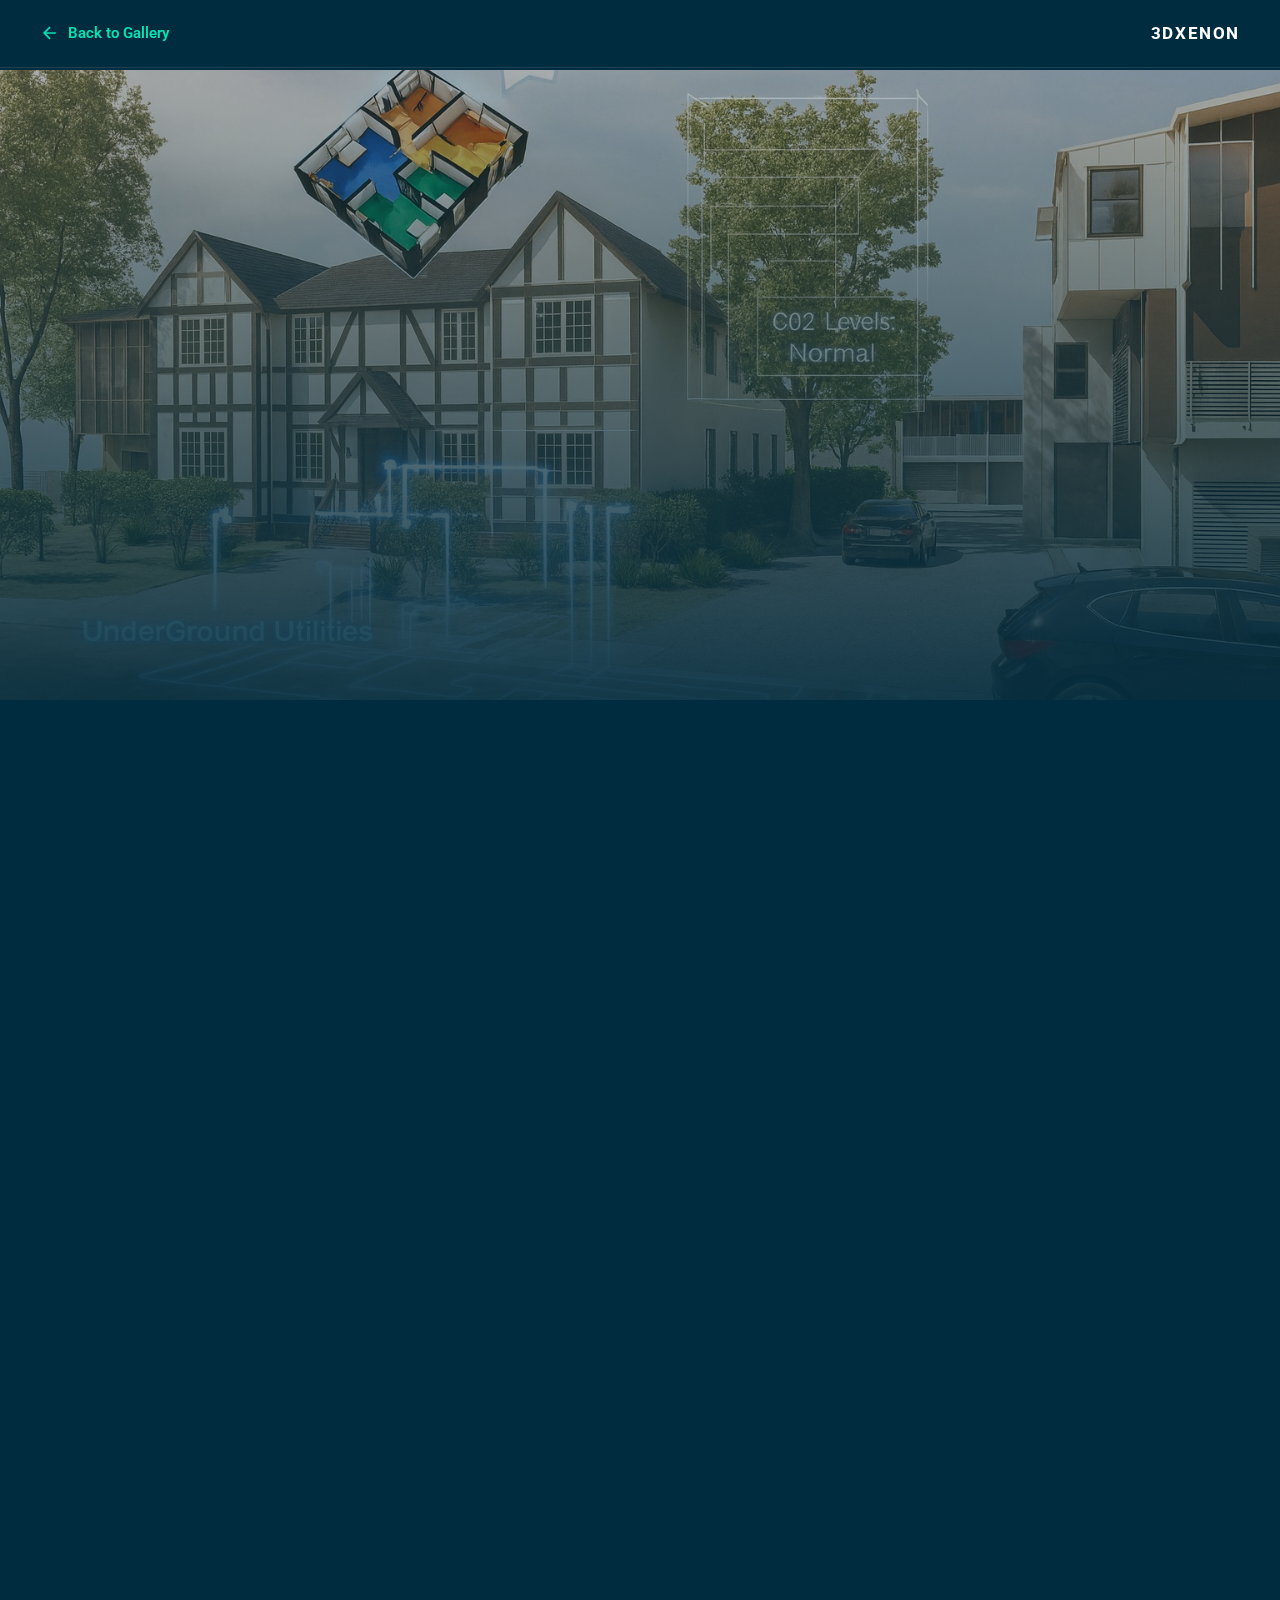
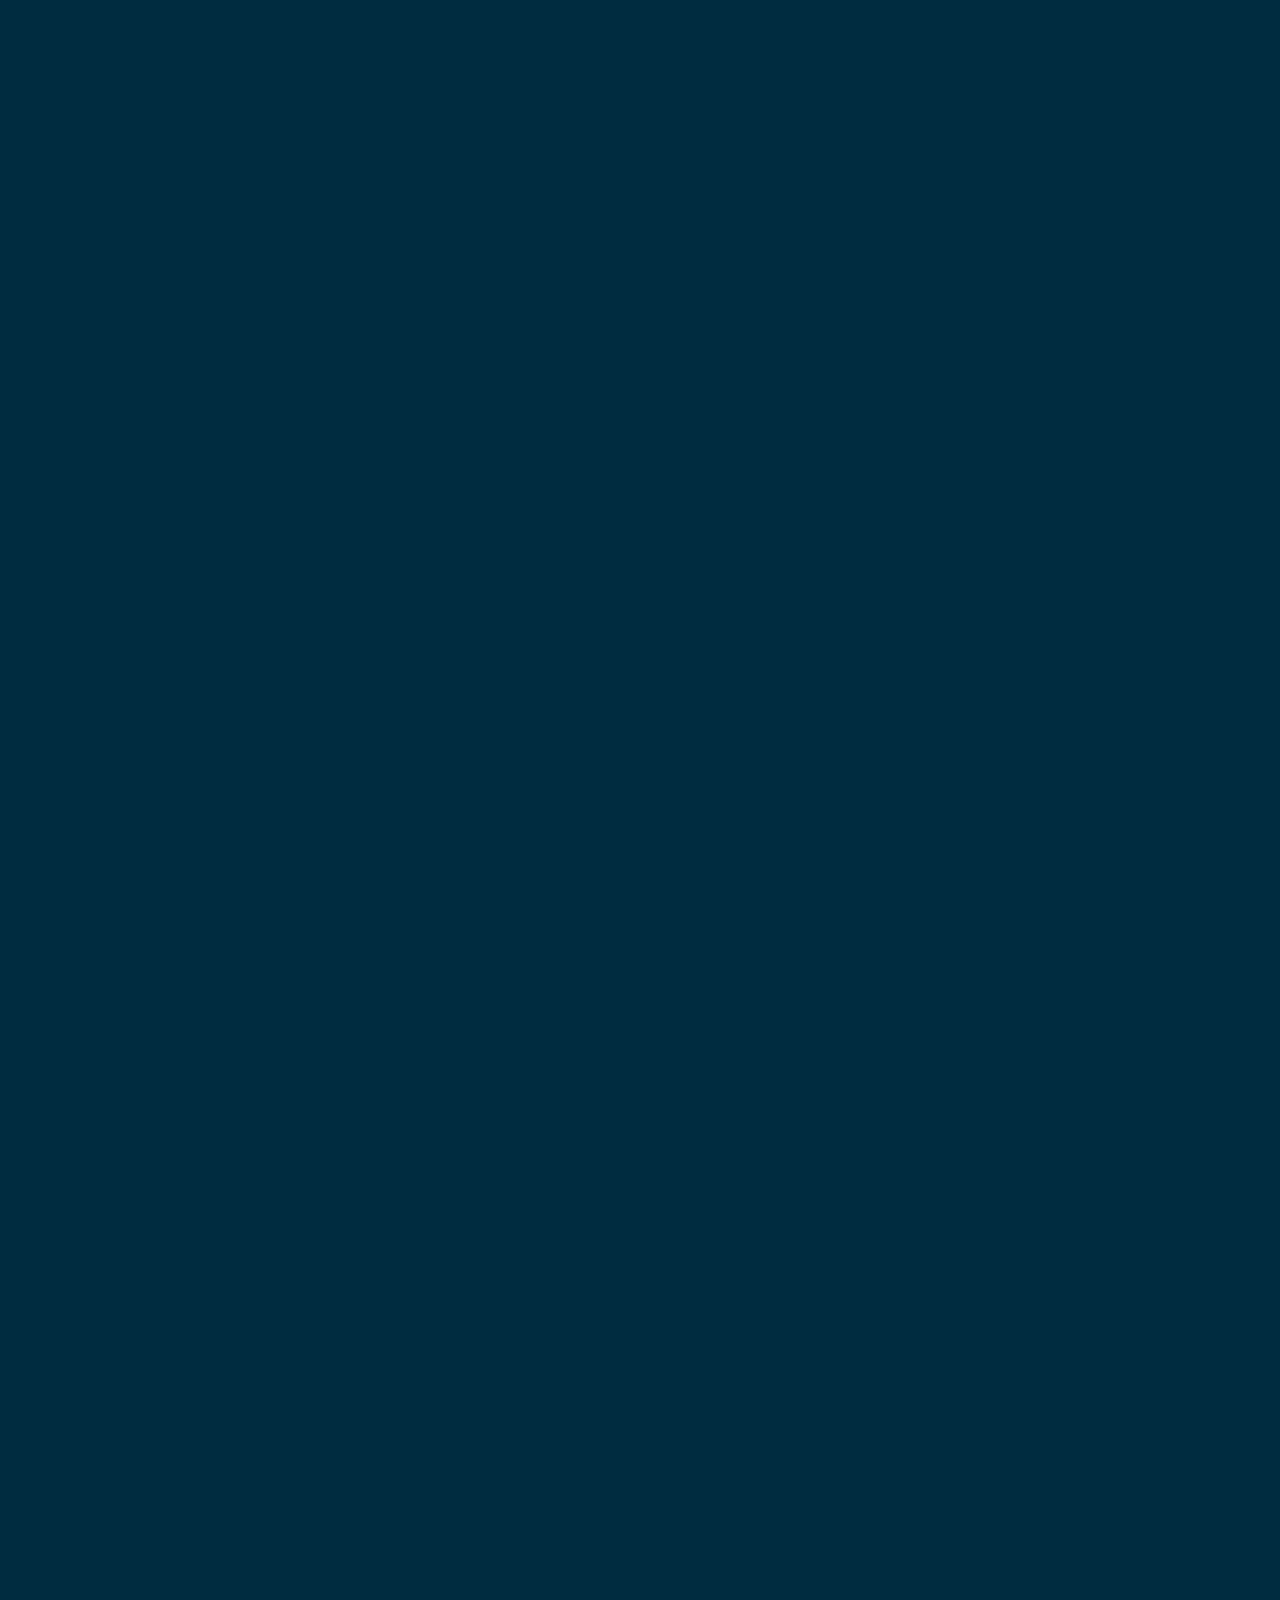
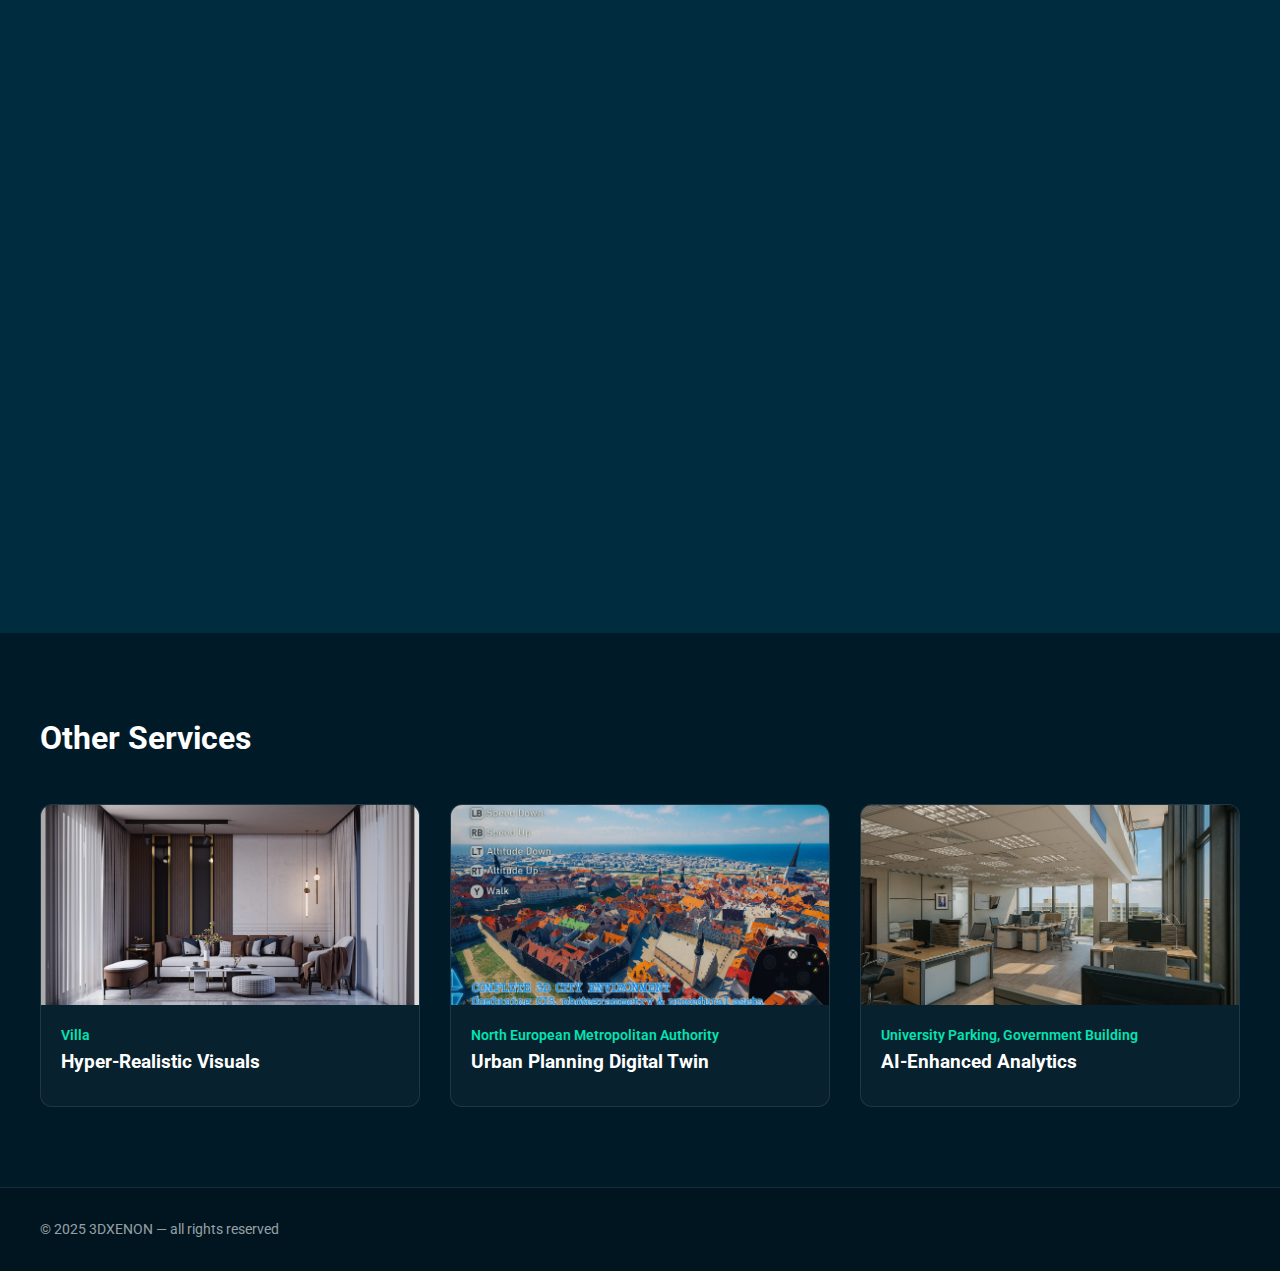
<file: card-details.html>
<!DOCTYPE html>
<html lang="en">
<head>
  <meta charset="UTF-8">
  <meta name="viewport" content="width=device-width, initial-scale=1.0">
  <title>Project Details - 3DXENON</title>
  
  <!-- Google font -->
  <link href="https://fonts.googleapis.com/css2?family=Roboto:wght@300;400;500;600;700&display=swap" rel="stylesheet">
  
  <link rel="stylesheet" href="css/card-details.css">
</head>
<body>

  <!-- Header/Navigation -->
  <header class="detail-header">
    <div class="detail-nav">
      <a href="index.html#case" class="back-btn">
        <svg viewBox="0 0 24 24" fill="none" stroke="currentColor" stroke-width="2">
          <path d="M19 12H5M12 19l-7-7 7-7"/>
        </svg>
        Back to Gallery
      </a>
      <div class="logo">3DXENON</div>
    </div>
  </header>

  <!-- Hero Section with Image -->
  <section class="detail-hero">
    <div class="detail-hero-image">
      <img id="heroImage" src="" alt="">
      <div class="detail-hero-overlay"></div>
    </div>
    <div class="detail-hero-content">
      <div class="detail-category" id="detailCategory"></div>
      <h1 class="detail-title" id="detailTitle"></h1>
    </div>
  </section>

  <!-- Project Info Section -->
  <section class="project-info">
    <div class="project-info-container">
      
      <!-- Main Content -->
      <div class="project-main">
        
        <!-- Overview -->
        <div class="content-block">
          <h2 class="block-title">Project Overview</h2>
          <p class="block-text" id="detailOverview"></p>
        </div>

        <!-- Challenge -->
        <div class="content-block">
          <h2 class="block-title">The Challenge</h2>
          <p class="block-text" id="detailChallenge"></p>
        </div>

        <!-- Solution -->
        <div class="content-block">
          <h2 class="block-title">Our Solution</h2>
          <p class="block-text" id="detailSolution"></p>
        </div>

        <!-- Results -->
        <div class="content-block">
          <h2 class="block-title">Results & Impact</h2>
          <p class="block-text" id="detailResults"></p>
        </div>

        <!-- Image Gallery -->
        <div class="content-block">
          <h2 class="block-title">Project Gallery</h2>
          <div class="detail-gallery" id="detailGallery">
            <!-- Images will be added dynamically -->
          </div>
        </div>

      </div>

      <!-- Sidebar -->
      <aside class="project-sidebar">
        
        <!-- Services -->
        <div class="sidebar-card">
          <h3 class="sidebar-title">Services Provided</h3>
          <ul class="services-list" id="detailServices">
            <!-- Services will be added dynamically -->
          </ul>
        </div>

        <!-- CTA -->
        <div class="sidebar-card sidebar-cta">
          <h3 class="sidebar-title">Interested in Similar Project?</h3>
          <p class="sidebar-text">Let's discuss how we can bring your vision to life.</p>
          <a href="contact.html" class="cta-btn">
            Get in Touch
            <svg viewBox="0 0 24 24" fill="none" stroke="currentColor" stroke-width="2">
              <path d="M5 12h14M12 5l7 7-7 7"/>
            </svg>
          </a>
        </div>

      </aside>

    </div>
  </section>

  <!-- Related Projects -->
  <section class="related-projects">
    <div class="related-container">
      <h2 class="related-title">Other Services</h2>
      <div class="related-grid" id="relatedProjects">
        <!-- Related projects will be added dynamically -->
      </div>
    </div>
  </section>

  <!-- Footer -->
  <footer class="detail-footer">
    <div class="footer-content">
      <p>© 2025 3DXENON — all rights reserved</p>
    </div>
  </footer>

  <script src="script/card-details.js"></script>
</body>
</html>
</file>
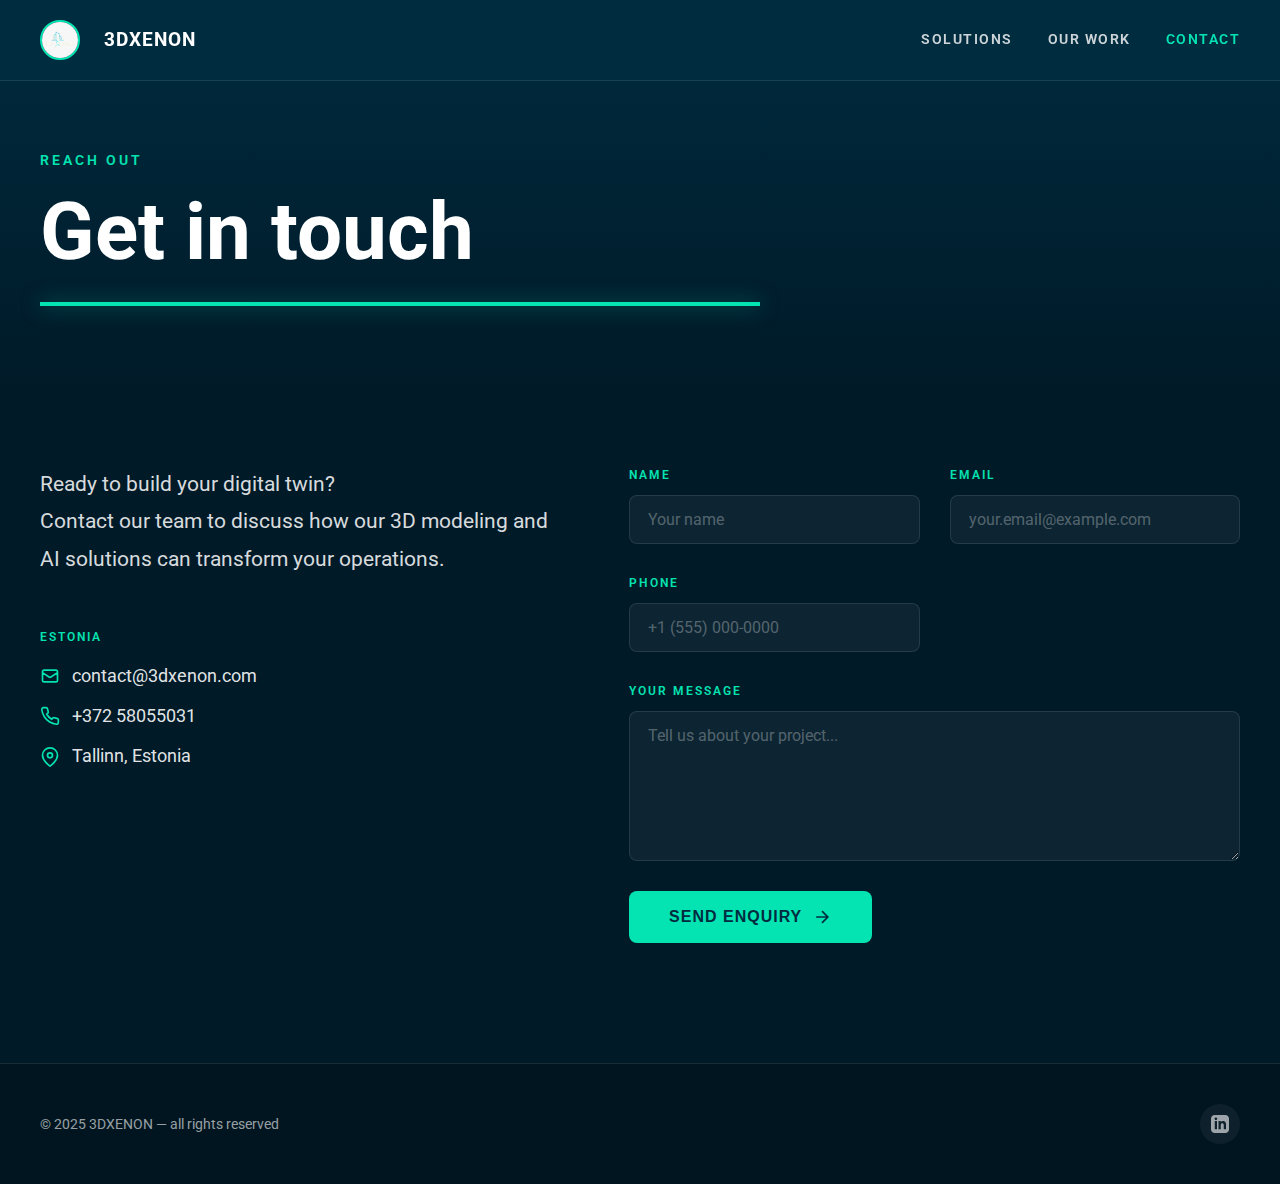
<file: contact.html>
<!DOCTYPE html>
<html lang="en">
<head>
  <meta charset="UTF-8">
  <meta name="viewport" content="width=device-width, initial-scale=1.0">
  <title>Contact Us - 3DXENON</title>
  
  <!-- Google font -->
  <link href="https://fonts.googleapis.com/css2?family=Roboto:wght@300;400;500;600;700&display=swap" rel="stylesheet">
  
  <link rel="stylesheet" href="css/contact.css">
</head>
<body>

  <!-- Header/Navigation -->
  <header class="contact-header">
    <div class="contact-nav">
      <div class="nav-logo">
        <a href="index.html">
          <img src="res/logo.png" alt="3DXENON">
          <span>3DXENON</span>
        </a>
      </div>
      <nav class="nav-menu">
        <a href="index.html#about">SOLUTIONS</a>
        <a href="index.html#case">OUR WORK</a>
        <!-- <a href="news.html">NEWS</a> -->
        <!-- <a href="index.html#team">TEAM</a> -->
        <a href="contact.html" class="active">CONTACT</a>
      </nav>
    </div>
  </header>

  <!-- Contact Hero Section -->
  <section class="contact-hero">
    <div class="contact-hero-container">
      <div class="hero-label" data-contact-animate>REACH OUT</div>
      <h1 class="hero-title" data-contact-animate>Get in touch</h1>
      <div class="hero-line" data-contact-animate></div>
    </div>
  </section>

  <!-- Contact Content Section -->
  <section class="contact-content">
    <div class="contact-content-container">
      
      <!-- Left Side - Contact Info -->
      <div class="contact-info">
        <p class="contact-intro" data-contact-animate>
          Ready to build your digital twin?<br>
          Contact our team to discuss how our 3D modeling and AI solutions can transform your operations.
        </p>

        <!-- Contact Details -->
        <div class="contact-details">
          
          <!-- Estonia -->
          <div class="contact-block" data-contact-animate>
            <div class="contact-block-label">ESTONIA</div>
            <div class="contact-block-content">
              <div class="contact-item">
                <svg class="contact-icon" viewBox="0 0 24 24" fill="none" stroke="currentColor" stroke-width="2">
                  <path d="M3 8l7.89 5.26a2 2 0 002.22 0L21 8M5 19h14a2 2 0 002-2V7a2 2 0 00-2-2H5a2 2 0 00-2 2v10a2 2 0 002 2z"/>
                </svg>
                <a href="mailto:contact@3dxenon.com">contact@3dxenon.com</a>
              </div>
              <div class="contact-item">
                <svg class="contact-icon" viewBox="0 0 24 24" fill="none" stroke="currentColor" stroke-width="2">
                  <path d="M22 16.92v3a2 2 0 01-2.18 2 19.79 19.79 0 01-8.63-3.07 19.5 19.5 0 01-6-6 19.79 19.79 0 01-3.07-8.67A2 2 0 014.11 2h3a2 2 0 012 1.72 12.84 12.84 0 00.7 2.81 2 2 0 01-.45 2.11L8.09 9.91a16 16 0 006 6l1.27-1.27a2 2 0 012.11-.45 12.84 12.84 0 002.81.7A2 2 0 0122 16.92z"/>
                </svg>
                <a href="tel:+37258055031">+372 58055031</a>
              </div>
              <div class="contact-item">
                <svg class="contact-icon" viewBox="0 0 24 24" fill="none" stroke="currentColor" stroke-width="2">
                  <path d="M21 10c0 7-9 13-9 13s-9-6-9-13a9 9 0 0118 0z"/>
                  <circle cx="12" cy="10" r="3"/>
                </svg>
                <span>Tallinn, Estonia</span>
              </div>
            </div>
          </div>

        </div>
      </div>

      <!-- Right Side - Contact Form -->
      <div class="contact-form-wrapper" data-contact-animate>
        <form class="contact-form" id="contactForm">
          
          <!-- Name Field -->
          <div class="form-group">
            <label for="name">NAME</label>
            <input 
              type="text" 
              id="name" 
              name="name" 
              required
              placeholder="Your name">
          </div>

          <!-- Email Field -->
          <div class="form-group">
            <label for="email">EMAIL</label>
            <input 
              type="email" 
              id="email" 
              name="email" 
              required
              placeholder="your.email@example.com">
          </div>

          <!-- Phone Field -->
          <div class="form-group">
            <label for="phone">PHONE</label>
            <input 
              type="tel" 
              id="phone" 
              name="phone"
              placeholder="+1 (555) 000-0000">
          </div>

          <!-- Message Field -->
          <div class="form-group form-group-full">
            <label for="message">YOUR MESSAGE</label>
            <textarea 
              id="message" 
              name="message" 
              rows="6" 
              required
              placeholder="Tell us about your project..."></textarea>
          </div>

          <!-- Submit Button -->
          <button type="submit" class="submit-btn">
            Send enquiry
            <svg viewBox="0 0 24 24" fill="none" stroke="currentColor" stroke-width="2">
              <path d="M5 12h14M12 5l7 7-7 7"/>
            </svg>
          </button>

        </form>

        <!-- Success Message -->
        <div class="form-success" id="formSuccess">
          <svg viewBox="0 0 24 24" fill="none" stroke="currentColor" stroke-width="2">
            <path d="M22 11.08V12a10 10 0 1 1-5.93-9.14"></path>
            <polyline points="22 4 12 14.01 9 11.01"></polyline>
          </svg>
          <h3>Thank you!</h3>
          <p>Your message has been sent successfully. We'll get back to you soon.</p>
        </div>
      </div>

    </div>
  </section>

  <!-- Footer -->
  <footer class="contact-footer">
    <div class="footer-content">
      <p>© 2025 3DXENON — all rights reserved</p>
      <div class="footer-social">
        <a href="https://www.linkedin.com/in/abdelrahman-elkhatib-411322123" aria-label="LinkedIn">
          <svg viewBox="0 0 24 24" fill="currentColor">
            <path d="M19 0h-14c-2.761 0-5 2.239-5 5v14c0 2.761 2.239 5 5 5h14c2.762 0 5-2.239 5-5v-14c0-2.761-2.238-5-5-5zm-11 19h-3v-11h3v11zm-1.5-12.268c-.966 0-1.75-.79-1.75-1.764s.784-1.764 1.75-1.764 1.75.79 1.75 1.764-.783 1.764-1.75 1.764zm13.5 12.268h-3v-5.604c0-3.368-4-3.113-4 0v5.604h-3v-11h3v1.765c1.396-2.586 7-2.777 7 2.476v6.759z"/>
          </svg>
        </a>
        <!-- <a href="#" aria-label="Twitter">
          <svg viewBox="0 0 24 24" fill="currentColor">
            <path d="M23 3a10.9 10.9 0 01-3.14 1.53 4.48 4.48 0 00-7.86 3v1A10.66 10.66 0 013 4s-4 9 5 13a11.64 11.64 0 01-7 2c9 5 20 0 20-11.5a4.5 4.5 0 00-.08-.83A7.72 7.72 0 0023 3z"/>
          </svg>
        </a> -->
      </div>
    </div>
  </footer>

  <script src="script/contact.js"></script>
</body>
</html>
</file>
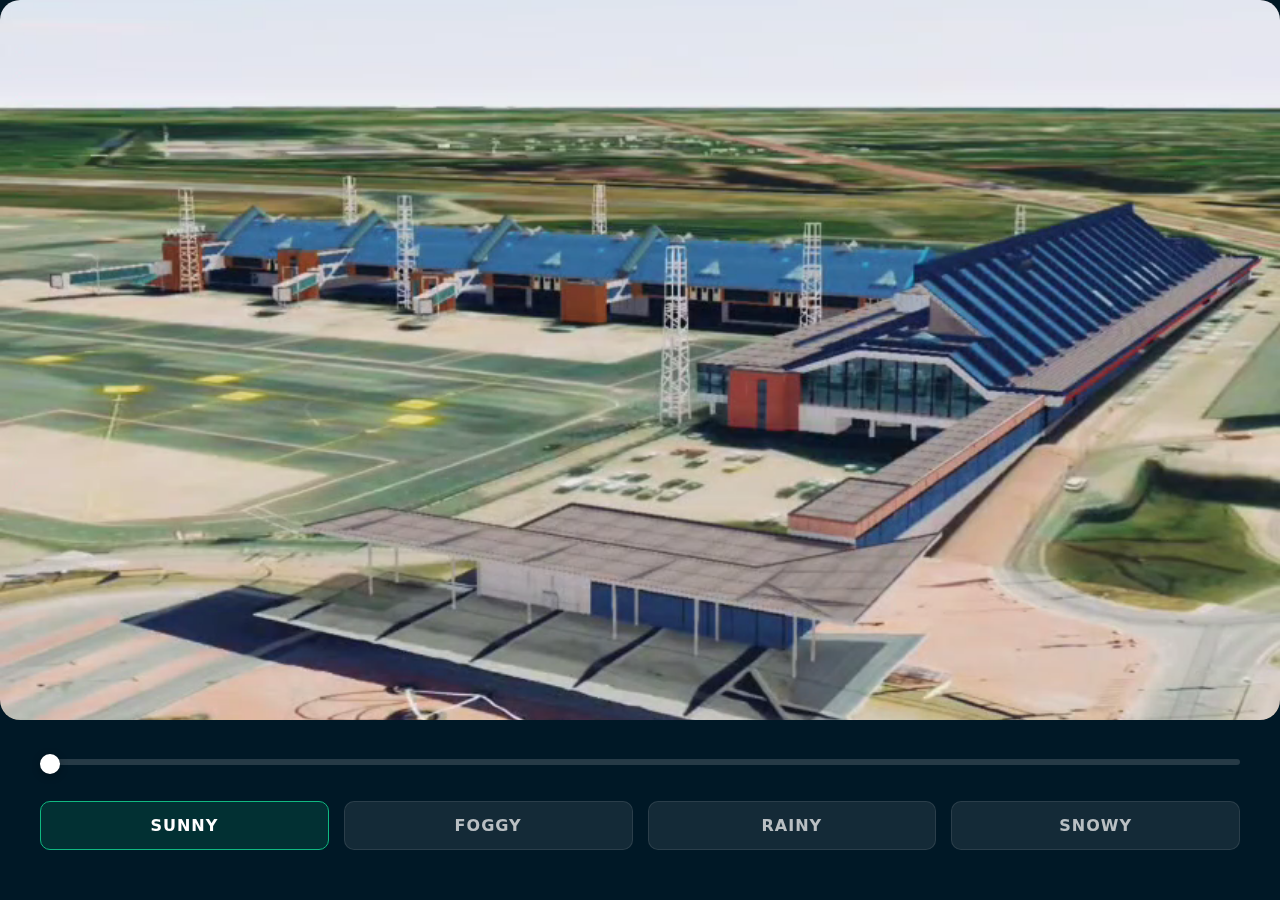
<file: season.html>
<!DOCTYPE html>
<html lang="en">
<head>
    <meta charset="UTF-8">
    <meta name="viewport" content="width=device-width, initial-scale=1.0">
    <title>Seasonal Video Viewer</title>
    <link rel="stylesheet" href="css/season.css">
</head>
<body>
    <!-- Main container -->
    <div class="seasonal-hero">
        <!-- Video Container -->
        <div class="seasonal-container">
            <!-- All videos playing simultaneously, stacked on top of each other -->
            <video id="video-spring" class="season-video active" muted loop playsinline>
                <source src="res/spring.mp4" type="video/mp4">
            </video>
            <video id="video-summer" class="season-video" muted loop playsinline>
                <source src="res/summer.mp4" type="video/mp4">
            </video>
            <video id="video-autumn" class="season-video" muted loop playsinline>
                <source src="res/autumn.mp4" type="video/mp4">
            </video>
            <video id="video-winter" class="season-video" muted loop playsinline>
                <source src="res/winter.mp4" type="video/mp4">
            </video>
        </div>

        <!-- Controls Below Video -->
        <div class="controls-wrapper">
            <div class="slider-container">
                <input type="range" id="season-slider" min="0" max="3" value="0" step="1">
                <div class="slider-track">
                    <div class="slider-fill"></div>
                </div>
            </div>
            
            <div class="season-icons">
                <div class="season-icon active" data-season="0">
                    <span>Sunny</span>
                </div>
                <div class="season-icon" data-season="1">
                    <span>Foggy</span>
                </div>
                <div class="season-icon" data-season="2">
                    <span>Rainy</span>
                </div>
                <div class="season-icon" data-season="3">
                    <span>Snowy</span>
                </div>
            </div>
        </div>
    </div>

    <script src="script/season.js"></script>
</body>
</html>
</file>
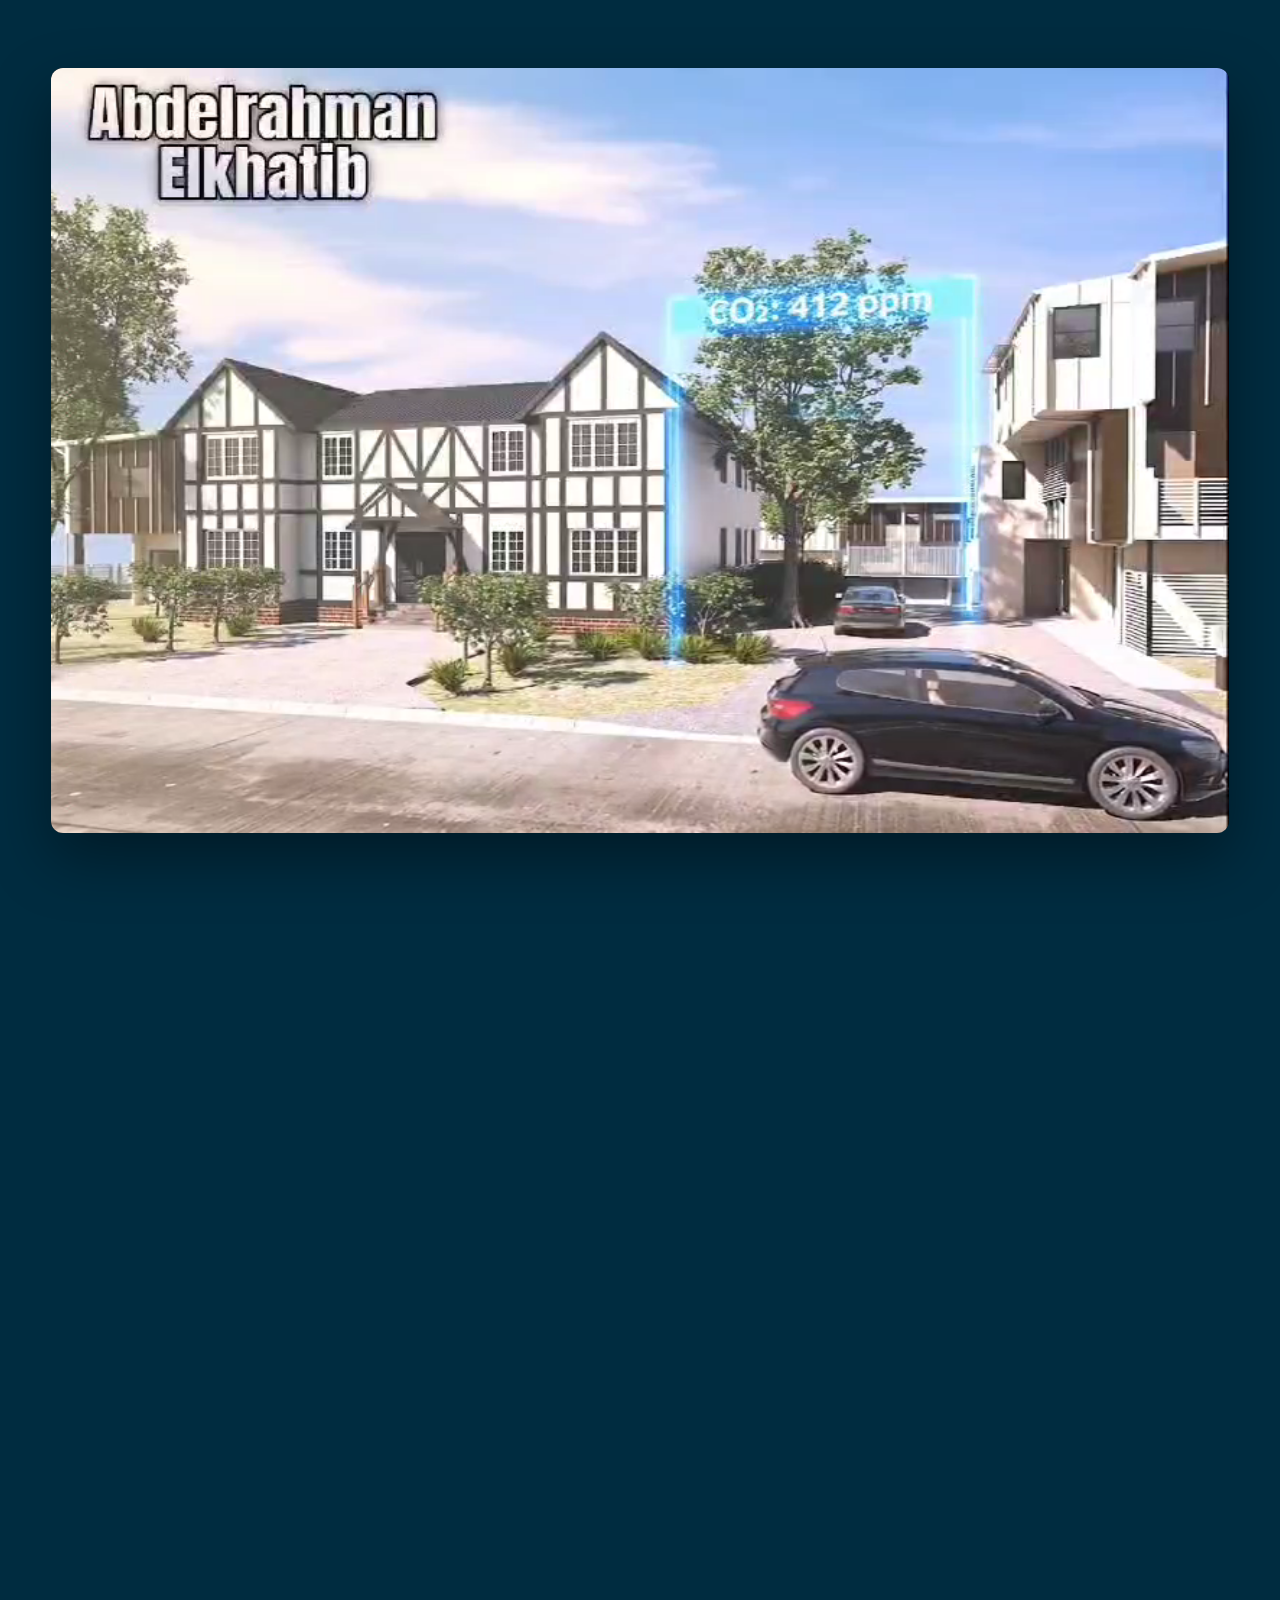
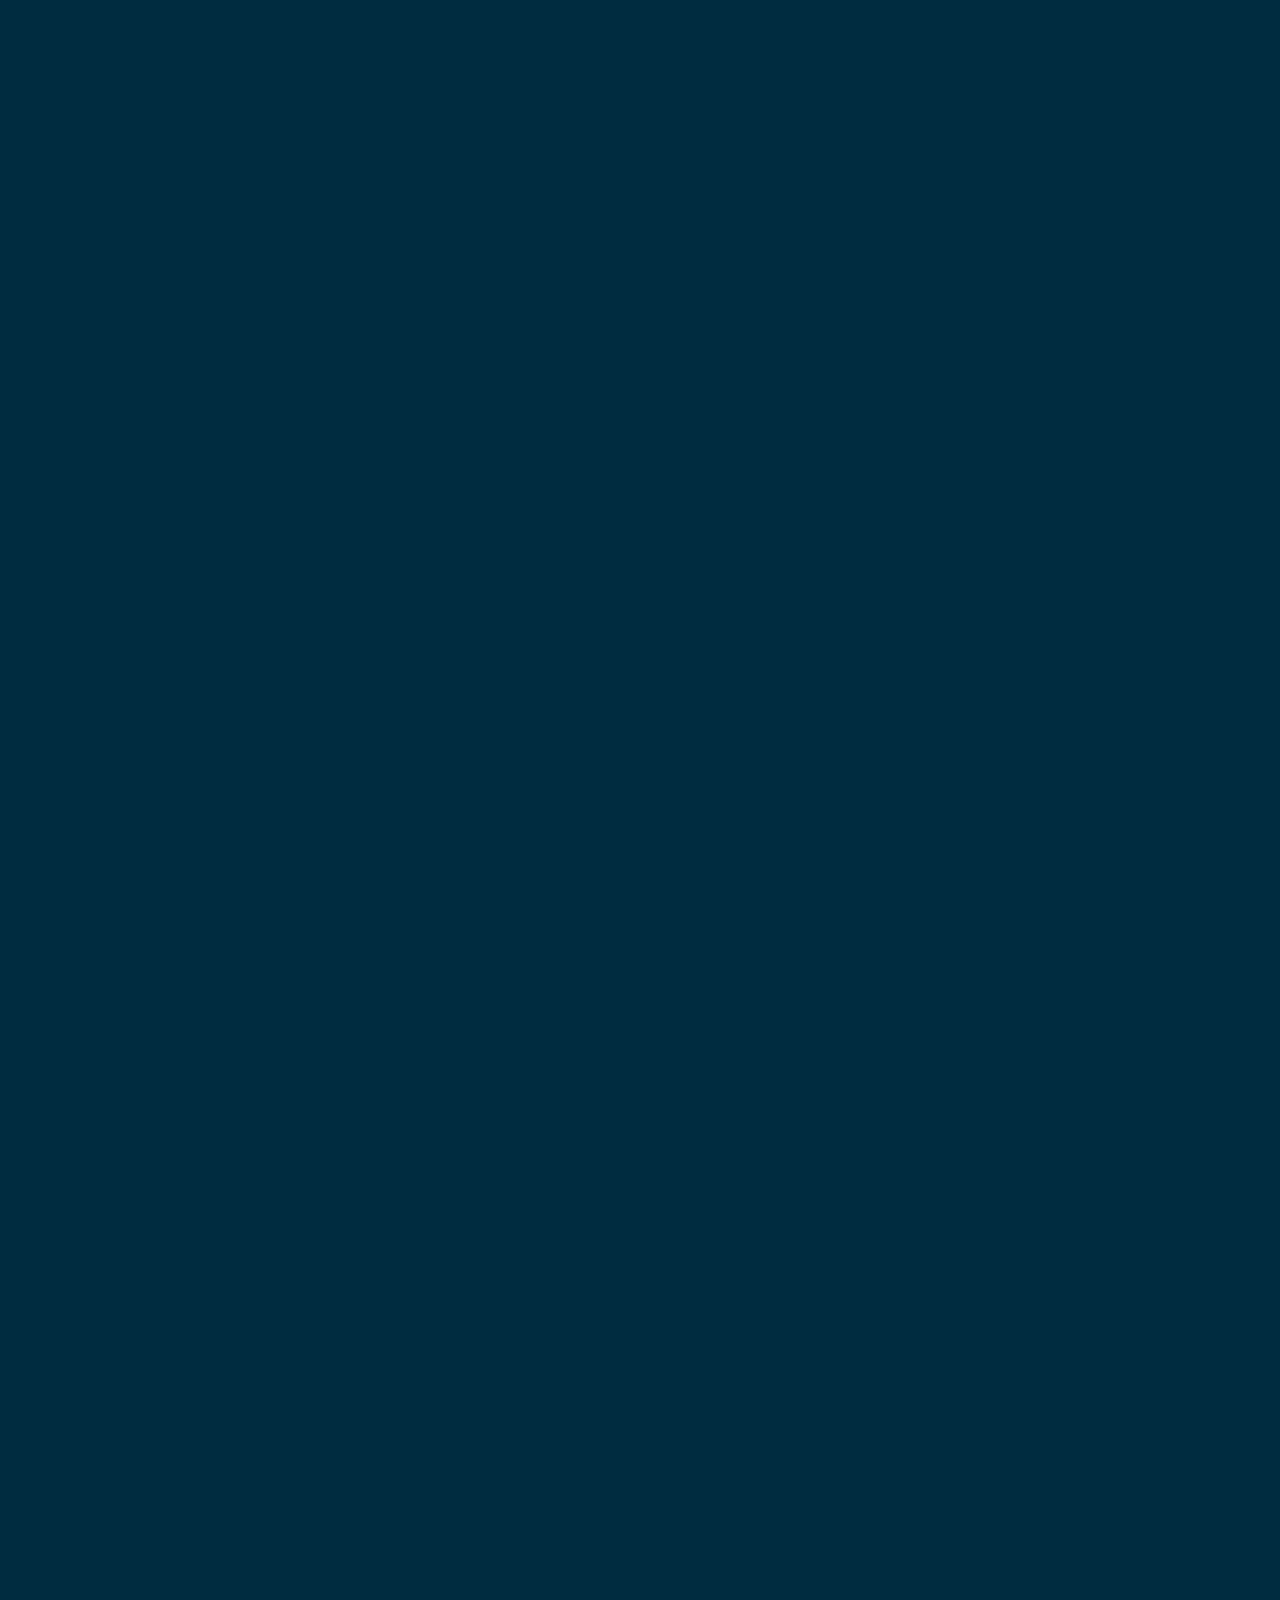
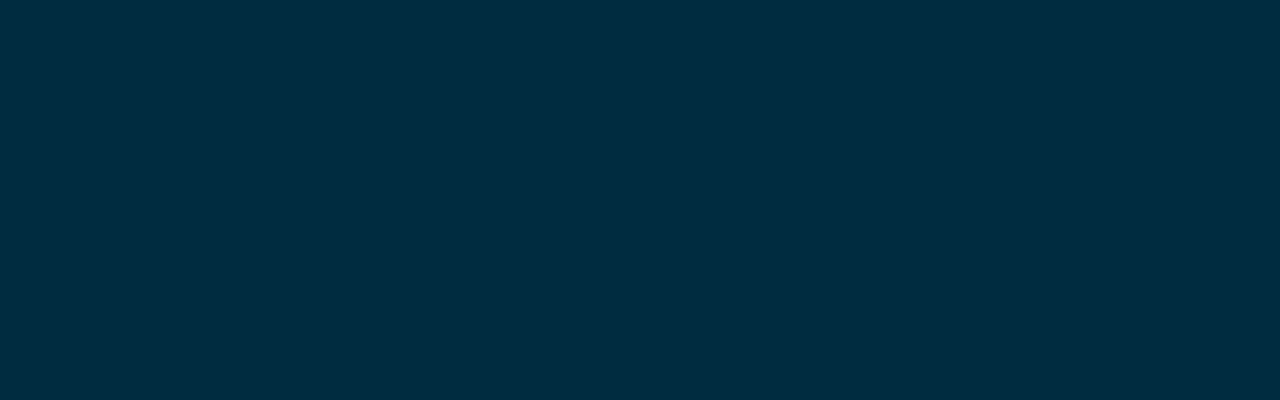
<file: video.html>
<!DOCTYPE html>
<html lang="ar">
<head>
  <meta charset="utf-8" />
  <meta name="viewport" content="width=device-width,initial-scale=1" />
  <title>Spatial Media — Video Hero</title>

  <!-- Google font -->
  <link href="https://fonts.googleapis.com/css2?family=Roboto:wght@300;400;500;600;700&display=swap" rel="stylesheet">

  <style>
    * { 
      box-sizing: border-box; 
      margin: 0; 
      padding: 0; 
    }
    
    html, body { 
      height: 100%; 
    }
    
    body {
      font-family: "Roboto", system-ui, -apple-system, "Segoe UI", Arial;
      background: #002c40;
      color: #fff;
      -webkit-font-smoothing: antialiased;
      -moz-osx-font-smoothing: grayscale;
      overflow-y: auto;
    }

    /* Fixed video hero section */
    .video-hero {
      position: fixed;
      top: 0;
      left: 0;
      width: 100%;
      height: 100vh;
      display: flex;
      align-items: center;
      justify-content: center;
      background: #002c40;
      z-index: 1;
    }

    /* Video container - wider like reference */
    .video-container {
      position: relative;
      width: 92%;
      max-width: 1300px;
      height: 85vh;
      border-radius: 12px;
      overflow: hidden;
      box-shadow: 0 25px 60px rgba(0,0,0,0.4);
    }

    /* Main video element with shorter transition */
    .hero-video {
      width: 100%;
      height: 100%;
      object-fit: fill;
      background: #000;
      opacity: 1;
      transition: opacity 0.3s ease; /* Much shorter transition */
    }

    .hero-video.fade-out {
      opacity: 0;
    }

    /* Text overlay positioned like reference */
    .text-overlay {
      position: absolute;
      bottom: 45px;
      left: 45px;
      max-width: 650px;
      z-index: 10;
      color: #fff;
    }

    /* Text elements - start hidden */
    .category {
      font-size: 0.85rem;
      font-weight: 500;
      letter-spacing: 2.5px;
      text-transform: uppercase;
      color: rgba(255,255,255,0.8);
      margin-bottom: 12px;
      opacity: 0;
      transform: translateY(20px);
      transition: all 0.7s ease;
    }

    .main-title {
      font-size: 3.4rem;
      font-weight: 700;
      line-height: 1.1;
      margin-bottom: 18px;
      letter-spacing: -0.5px;
      text-shadow: 0 2px 20px rgba(0,0,0,0.3);
      opacity: 0;
      transform: translateY(20px);
      transition: all 0.7s ease;
    }

    .description {
      font-size: 1.05rem;
      line-height: 1.6;
      color: rgba(255,255,255,0.95);
      text-shadow: 0 1px 10px rgba(0,0,0,0.3);
      opacity: 0;
      transform: translateY(20px);
      transition: all 0.7s ease;
    }

    .highlight {
      color: #04e3b2;
      font-weight: 600;
    }

    .continue-btn {
      display: inline-flex;
      align-items: center;
      margin-top: 24px;
      padding: 10px 24px;
      background: rgba(255,255,255,0.1);
      border: 1.5px solid rgba(255,255,255,0.3);
      border-radius: 25px;
      color: #fff;
      text-decoration: none;
      font-size: 0.85rem;
      font-weight: 500;
      letter-spacing: 1px;
      text-transform: uppercase;
      backdrop-filter: blur(10px);
      transition: all 0.3s ease;
      opacity: 0;
      transform: translateY(20px);
    }

    .continue-btn:hover {
      background: rgba(4,227,178,0.2);
      border-color: #04e3b2;
      transform: translateY(-2px);
    }

    .continue-btn::after {
      content: "↓";
      margin-left: 8px;
      font-size: 1rem;
    }

    /* Show states for text animation */
    .category.show,
    .main-title.show,
    .description.show,
    .continue-btn.show {
      opacity: 1;
      transform: translateY(0);
    }

    /* Scroll sections for detection */
    .scroll-section {
      height: 100vh;
      width: 100%;
      position: relative;
      z-index: 10;
      pointer-events: none;
    }

    /* Responsive */
    @media (max-width: 768px) {
      .video-container {
        width: 96%;
        height: 80vh;
      }
      
      .text-overlay {
        bottom: 30px;
        left: 30px;
        right: 30px;
        max-width: none;
      }
      
      .main-title {
        font-size: 2.5rem;
      }
      
      .description {
        font-size: 0.95rem;
      }
    }

    @media (max-width: 480px) {
      .text-overlay {
        bottom: 25px;
        left: 20px;
        right: 20px;
      }
      
      .main-title {
        font-size: 2rem;
      }
      
      .category {
        font-size: 0.75rem;
      }
    }
  </style>
</head>
<body>

  <!-- Fixed video hero -->
  <div class="video-hero">
    <div class="video-container">
      <!-- Main video -->
      <video 
        id="heroVideo" 
        class="hero-video"
        muted 
        loop 
        playsinline 
        webkit-playsinline
        preload="auto">
      </video>
      
      <!-- Text overlay -->
      <div class="text-overlay">
        <div class="category" id="category">3D & VIDEO PRODUCTION</div>
        <h1 class="main-title" id="mainTitle">Ready for web, TV and socials</h1>
        <p class="description" id="description">
          Converting technical 3D engineering models and complex comms messages into beautifully crafted 
          <span class="highlight" id="highlight">video and image</span> stories is our bread and butter.
        </p>
        <a href="#" class="continue-btn" id="continueBtn">Continue</a>
      </div>
    </div>
  </div>

  <!-- Invisible scroll sections for detection -->
  <div class="scroll-section" data-video="res/video1.mp4" 
       data-category="3D & VIDEO PRODUCTION"
       data-title="Ready for web, TV and socials"
       data-description="Converting technical 3D engineering models and complex comms messages into beautifully crafted "
       data-highlight="video and image"></div>

  <div class="scroll-section" data-video="res/video2.mp4"
       data-category="IMMERSIVE DESIGN"
       data-title="Virtual and Augmented Reality"
       data-description="Bringing concepts to life using interactive 3D spaces that work seamlessly on "
       data-highlight="multiple platforms"></div>

  <div class="scroll-section" data-video="res/video3.mp4"
       data-category="CREATIVE CONTENT"
       data-title="Storytelling that inspires"
       data-description="We blend art and technology to create visuals that captivate audiences and communicate "
       data-highlight="complex ideas"></div>

  <div class="scroll-section" data-video="res/video4.mp4"
       data-category="FUTURE READY"
       data-title="Innovations for tomorrow"
       data-description="Our work is focused on cutting-edge solutions that transform industries and redefine "
       data-highlight="digital engagement"></div>

  <script>
    // Elements
    const videoEl = document.getElementById('heroVideo');
    const categoryEl = document.getElementById('category');
    const titleEl = document.getElementById('mainTitle');
    const descEl = document.getElementById('description');
    const highlightEl = document.getElementById('highlight');
    const btnEl = document.getElementById('continueBtn');
    const sections = document.querySelectorAll('.scroll-section');

    // State
    let currentIndex = 0;
    let isTransitioning = false;
    let textShowTimeout = null;
    let isScrolling = false;

    // Text elements array
    const textElements = [categoryEl, titleEl, descEl, btnEl];

    // Disable default scrolling and use custom scroll behavior
    let scrollTimeout;
    function handleCustomScroll(event) {
      if (isTransitioning) {
        event.preventDefault();
        return;
      }

      // Prevent rapid scrolling
      if (isScrolling) {
        event.preventDefault();
        return;
      }

      const delta = event.deltaY;
      if (Math.abs(delta) < 10) return; // Ignore tiny scroll movements

      event.preventDefault();
      isScrolling = true;

      // Clear any existing timeout
      clearTimeout(scrollTimeout);

      // Determine scroll direction
      if (delta > 0) {
        // Scrolling down
        const nextIndex = Math.min(sections.length - 1, currentIndex + 1);
        if (nextIndex !== currentIndex) {
          updateSection(nextIndex);
          // Scroll to that section smoothly
          sections[nextIndex].scrollIntoView({ behavior: 'smooth', block: 'start' });
        }
      } else {
        // Scrolling up
        const prevIndex = Math.max(0, currentIndex - 1);
        if (prevIndex !== currentIndex) {
          updateSection(prevIndex);
          // Scroll to that section smoothly
          sections[prevIndex].scrollIntoView({ behavior: 'smooth', block: 'start' });
        }
      }

      // Reset scrolling flag after delay
      scrollTimeout = setTimeout(() => {
        isScrolling = false;
      }, 800);
    }

    // Add custom scroll handler
    window.addEventListener('wheel', handleCustomScroll, { passive: false });

    // Hide all text immediately
    function hideText() {
      if (textShowTimeout) {
        clearTimeout(textShowTimeout);
        textShowTimeout = null;
      }
      textElements.forEach(el => {
        el.classList.remove('show');
      });
    }

    // Show text with delay
    function showText(delay = 1000) {
      if (textShowTimeout) {
        clearTimeout(textShowTimeout);
      }
      
      textShowTimeout = setTimeout(() => {
        textElements.forEach((el, i) => {
          setTimeout(() => {
            el.classList.add('show');
          }, i * 150);
        });
      }, delay);
    }

    // Preload video to avoid black screen - improved version
    function preloadVideo(src) {
      return new Promise((resolve) => {
        const video = document.createElement('video');
        video.src = src;
        video.preload = 'auto';
        video.muted = true;
        video.loop = true;
        video.playsInline = true;
        
        const handleReady = () => {
          video.removeEventListener('loadeddata', handleReady);
          video.removeEventListener('canplaythrough', handleReady);
          resolve(video);
        };
        
        video.addEventListener('loadeddata', handleReady);
        video.addEventListener('canplaythrough', handleReady);
        
        // Fallback after timeout
        setTimeout(() => {
          resolve(video);
        }, 2000);
        
        video.load();
      });
    }

    // Update content and video with seamless switching
    async function updateSection(index) {
      if (index === currentIndex || isTransitioning || index < 0 || index >= sections.length) return;
      
      isTransitioning = true;
      const oldIndex = currentIndex;
      currentIndex = index;
      
      const section = sections[index];
      const videoSrc = section.dataset.video;
      const category = section.dataset.category;
      const title = section.dataset.title;
      const description = section.dataset.description;
      const highlight = section.dataset.highlight;

      // Hide text immediately
      hideText();

      try {
        // Preload new video completely
        const preloadedVideo = await preloadVideo(videoSrc);
        
        // Very brief fade for seamless transition
        videoEl.classList.add('fade-out');

        setTimeout(() => {
          // Update text content
          categoryEl.textContent = category;
          titleEl.textContent = title;
          descEl.innerHTML = description + '<span class="highlight">' + highlight + '</span> stories is our bread and butter.';

          // Update video source - it's already preloaded so should be instant
          videoEl.src = videoSrc;
          videoEl.load();

          // Play and remove fade immediately since video is ready
          videoEl.play().then(() => {
            videoEl.classList.remove('fade-out');
            isTransitioning = false;
            showText(1000);
          }).catch(() => {
            videoEl.classList.remove('fade-out');
            isTransitioning = false;
            showText(1000);
          });
          
          // Clean up preload element
          preloadedVideo.remove();
        }, 100); // Much shorter delay since video is preloaded
        
      } catch (error) {
        console.warn('Video preload failed, using direct switch:', error);
        // Fallback to immediate switch
        videoEl.src = videoSrc;
        videoEl.load();
        categoryEl.textContent = category;
        titleEl.textContent = title;
        descEl.innerHTML = description + '<span class="highlight">' + highlight + '</span> stories is our bread and butter.';
        
        videoEl.play().then(() => {
          videoEl.classList.remove('fade-out');
          isTransitioning = false;
          showText(1000);
        }).catch(() => {
          videoEl.classList.remove('fade-out');
          isTransitioning = false;
          showText(1000);
        });
      }
    }

    // Intersection Observer for scroll detection - much more sensitive
    const observerOptions = {
      root: null,
      threshold: [0.1, 0.3, 0.5, 0.7, 0.9], // Multiple thresholds for better detection
      rootMargin: '-10% 0px -10% 0px' // Smaller margin for faster detection
    };

    let lastDetectedIndex = -1;
    const observer = new IntersectionObserver((entries) => {
      // Find the most intersecting entry
      let mostVisible = null;
      let maxRatio = 0;
      
      entries.forEach(entry => {
        if (entry.isIntersecting && entry.intersectionRatio > maxRatio) {
          maxRatio = entry.intersectionRatio;
          mostVisible = entry;
        }
      });
      
      if (mostVisible) {
        const index = Array.from(sections).indexOf(mostVisible.target);
        if (index !== -1 && index !== lastDetectedIndex) {
          lastDetectedIndex = index;
          updateSection(index);
        }
      }
    }, observerOptions);

    // Observe all sections
    sections.forEach(section => observer.observe(section));

    // Initialize first video with better preloading
    async function init() {
      const firstSection = sections[0];
      const firstVideoSrc = firstSection.dataset.video;
      
      try {
        // Preload and prepare first video completely
        const preloadedVideo = await preloadVideo(firstVideoSrc);
        
        videoEl.src = firstVideoSrc;
        videoEl.loop = true;
        videoEl.load();
        
        try {
          await videoEl.play();
          showText(1500);
        } catch (error) {
          console.warn('Initial video play blocked:', error);
          showText(1500);
        }
        
        // Clean up preload element
        preloadedVideo.remove();
        
        // Preload next videos in background for smoother transitions
        preloadAllVideos();
        
      } catch (error) {
        console.warn('Initial video setup failed:', error);
        videoEl.src = firstVideoSrc;
        videoEl.load();
        videoEl.play().catch(() => {});
        showText(1500);
      }
    }

    // Preload all videos for ultra-smooth transitions
    function preloadAllVideos() {
      sections.forEach((section, index) => {
        if (index === 0) return; // Skip first video, already loaded
        
        setTimeout(() => {
          const video = document.createElement('video');
          video.src = section.dataset.video;
          video.preload = 'auto';
          video.muted = true;
          video.load();
          
          // Keep reference for cleanup later
          setTimeout(() => video.remove(), 10000);
        }, index * 1000);
      });
    }

    // Enable sound on user interaction
    let soundEnabled = false;
    function enableSound() {
      if (soundEnabled) return;
      soundEnabled = true;
      videoEl.muted = false;
      videoEl.volume = 0.6;
    }

    ['click', 'touchstart', 'wheel'].forEach(event => {
      document.addEventListener(event, enableSound, { once: true, passive: true });
    });

    // Keyboard navigation
    document.addEventListener('keydown', (e) => {
      if (e.key === 'ArrowDown' || e.key === ' ') {
        e.preventDefault();
        const nextIndex = Math.min(sections.length - 1, currentIndex + 1);
        sections[nextIndex].scrollIntoView({ behavior: 'smooth' });
      } else if (e.key === 'ArrowUp') {
        e.preventDefault();
        const prevIndex = Math.max(0, currentIndex - 1);
        sections[prevIndex].scrollIntoView({ behavior: 'smooth' });
      }
    });

    // Continue button scroll to next
    btnEl.addEventListener('click', (e) => {
      e.preventDefault();
      const nextIndex = Math.min(sections.length - 1, currentIndex + 1);
      sections[nextIndex].scrollIntoView({ behavior: 'smooth' });
    });

    // Initialize when page loads
    window.addEventListener('load', init);
  </script>
</body>
</html>
</file>
<file: css/card-details.css>
/* Card Details Page Styles */

  * {
    margin: 0;
    padding: 0;
    box-sizing: border-box;
  }

  body {
    font-family: "Roboto", system-ui, -apple-system, "Segoe UI", Arial;
    background: #002c40;
    color: #fff;
    -webkit-font-smoothing: antialiased;
    -moz-osx-font-smoothing: grayscale;
    line-height: 1.6;
  }

  /* Header */
  .detail-header {
    position: fixed;
    top: 0;
    left: 0;
    right: 0;
    z-index: 1000;
    background: rgba(0, 44, 64, 0.95);
    backdrop-filter: blur(10px);
    border-bottom: 1px solid rgba(255, 255, 255, 0.1);
  }

  .detail-nav {
    max-width: 1400px;
    margin: 0 auto;
    padding: 20px 40px;
    display: flex;
    align-items: center;
    justify-content: space-between;
  }

  .logo { 
    display: flex; 
    align-items: center; 
    font-weight: 700; 
    letter-spacing: 1.6px; 
    color: #ffffff; 
    font-size: 1.05rem; 
  }

  .logo img { 
    height: 40px; 
    width: 40px;
    border-radius: 50%;
    border: 2px solid #04e3b2;
    object-fit: cover;
    margin-right: 12px; 
  }

  .back-btn {
    display: inline-flex;
    align-items: center;
    gap: 8px;
    color: #04e3b2;
    text-decoration: none;
    font-weight: 600;
    font-size: 0.95rem;
    transition: all 0.3s ease;
  }

  .back-btn svg {
    width: 20px;
    height: 20px;
    transition: transform 0.3s ease;
  }

  .back-btn:hover {
    gap: 12px;
  }

  .back-btn:hover svg {
    transform: translateX(-4px);
  }

  /* Hero Section */
  .detail-hero {
    position: relative;
    height: 70vh;
    min-height: 500px;
    margin-top: 70px;
    overflow: hidden;
  }

  .detail-hero-image {
    position: absolute;
    top: 0;
    left: 0;
    width: 100%;
    height: 100%;
  }

  .detail-hero-image img {
    width: 100%;
    height: 100%;
    object-fit: cover;
  }

  .detail-hero-overlay {
    position: absolute;
    top: 0;
    left: 0;
    width: 100%;
    height: 100%;
    background: linear-gradient(180deg, rgba(0, 44, 64, 0.3) 0%, rgba(0, 44, 64, 0.9) 100%);
  }

  .detail-hero-content {
    position: relative;
    z-index: 2;
    height: 100%;
    max-width: 1400px;
    margin: 0 auto;
    padding: 0 40px;
    display: flex;
    flex-direction: column;
    justify-content: flex-end;
    padding-bottom: 60px;
  }

  .detail-category {
    font-size: 0.85rem;
    font-weight: 600;
    text-transform: uppercase;
    letter-spacing: 2px;
    color: #04e3b2;
    margin-bottom: 15px;
    opacity: 0;
    transform: translateY(20px);
    animation: fadeInUp 0.8s ease forwards 0.2s;
  }

  .detail-title {
    font-size: 3.5rem;
    font-weight: 700;
    line-height: 1.2;
    max-width: 800px;
    opacity: 0;
    transform: translateY(20px);
    animation: fadeInUp 0.8s ease forwards 0.4s;
  }

  @keyframes fadeInUp {
    to {
      opacity: 1;
      transform: translateY(0);
    }
  }

  /* Project Info Section */
  .project-info {
    padding: 100px 40px;
    background: #002c40;
  }

  .project-info-container {
    max-width: 1400px;
    margin: 0 auto;
    display: grid;
    grid-template-columns: 1fr 380px;
    gap: 60px;
  }

  /* Main Content */
  .project-main {
    display: flex;
    flex-direction: column;
    gap: 50px;
  }

  .content-block {
    opacity: 0;
    transform: translateY(30px);
    animation: fadeInUp 0.8s ease forwards;
  }

  .content-block:nth-child(1) { animation-delay: 0.1s; }
  .content-block:nth-child(2) { animation-delay: 0.2s; }
  .content-block:nth-child(3) { animation-delay: 0.3s; }
  .content-block:nth-child(4) { animation-delay: 0.4s; }
  .content-block:nth-child(5) { animation-delay: 0.5s; }

  .block-title {
    font-size: 1.8rem;
    font-weight: 700;
    margin-bottom: 20px;
    color: #04e3b2;
  }

  .block-text {
    font-size: 1.1rem;
    line-height: 1.8;
    color: rgba(255, 255, 255, 0.85);
    white-space: pre-line;
  }

  /* Detail Gallery */
  .detail-gallery {
    display: grid;
    grid-template-columns: repeat(2, 1fr);
    gap: 20px;
    margin-top: 30px;
  }

  .detail-gallery img {
    width: 100%;
    height: 300px;
    object-fit: cover;
    border-radius: 12px;
    transition: transform 0.4s ease;
    cursor: pointer;
  }

  .detail-gallery img:hover {
    transform: scale(1.05);
  }

  /* Video Container in Gallery */
  .video-container {
    position: relative;
    width: 100%;
    height: 100%;
    border-radius: 12px;
    overflow: hidden;
    /* background: #000; */
  }

  .video-container iframe {
    position: absolute;
    top: 0;
    left: 0;
    width: 100%;
    height: 100%;
    border: none;
  }

  /* Sidebar */
  .project-sidebar {
    display: flex;
    flex-direction: column;
    gap: 30px;
  }

  .sidebar-card {
    background: rgba(255, 255, 255, 0.03);
    border: 1px solid rgba(255, 255, 255, 0.1);
    border-radius: 16px;
    padding: 30px;
    opacity: 0;
    transform: translateY(30px);
    animation: fadeInUp 0.8s ease forwards;
  }

  .sidebar-card:nth-child(1) { animation-delay: 0.2s; }
  .sidebar-card:nth-child(2) { animation-delay: 0.3s; }

  .sidebar-title {
    font-size: 1.2rem;
    font-weight: 700;
    margin-bottom: 20px;
    color: #fff;
  }

  /* Services List */
  .services-list {
    list-style: none;
  }

  .services-list li {
    padding: 10px 0;
    padding-left: 25px;
    position: relative;
    color: rgba(255, 255, 255, 0.85);
    font-size: 0.95rem;
  }

  .services-list li::before {
    content: "✓";
    position: absolute;
    left: 0;
    color: #04e3b2;
    font-weight: 700;
    font-size: 1.1rem;
  }

  /* CTA Card */
  .sidebar-cta {
    background: linear-gradient(135deg, rgba(4, 227, 178, 0.1) 0%, rgba(4, 227, 178, 0.05) 100%);
    border-color: rgba(4, 227, 178, 0.3);
  }

  .sidebar-text {
    color: rgba(255, 255, 255, 0.8);
    margin-bottom: 20px;
    font-size: 0.95rem;
  }

  .cta-btn {
    display: inline-flex;
    align-items: center;
    gap: 10px;
    padding: 12px 24px;
    background: #04e3b2;
    color: #002c40;
    text-decoration: none;
    border-radius: 8px;
    font-weight: 600;
    font-size: 0.95rem;
    transition: all 0.3s ease;
  }

  .cta-btn svg {
    width: 18px;
    height: 18px;
    transition: transform 0.3s ease;
  }

  .cta-btn:hover {
    background: #00b88f;
    gap: 14px;
  }

  .cta-btn:hover svg {
    transform: translateX(4px);
  }

  /* Related Projects */
  .related-projects {
    padding: 80px 40px;
    background: #001a28;
  }

  .related-container {
    max-width: 1400px;
    margin: 0 auto;
  }

  .related-title {
    font-size: 2rem;
    font-weight: 700;
    margin-bottom: 40px;
    color: #fff;
  }

  .related-grid {
    display: grid;
    grid-template-columns: repeat(3, 1fr);
    gap: 30px;
  }

  .related-card {
    background: rgba(255, 255, 255, 0.03);
    border: 1px solid rgba(255, 255, 255, 0.1);
    border-radius: 12px;
    overflow: hidden;
    transition: all 0.4s ease;
    cursor: pointer;
    text-decoration: none;
    color: inherit;
    display: block;
  }

  .related-card:hover {
    transform: translateY(-8px);
    border-color: rgba(4, 227, 178, 0.3);
  }

  .related-card-image {
    width: 100%;
    height: 200px;
    overflow: hidden;
  }

  .related-card-image img {
    width: 100%;
    height: 100%;
    object-fit: cover;
    transition: transform 0.4s ease;
  }

  .related-card:hover .related-card-image img {
    transform: scale(1.1);
  }

  .related-card-content {
    padding: 20px;
  }

  .related-card-title {
    font-size: 1.2rem;
    font-weight: 700;
    margin-bottom: 8px;
    color: #fff;
  }

  .related-card-category {
    font-size: 0.85rem;
    color: #04e3b2;
    font-weight: 600;
  }

  /* Footer */
  .card-footer {
  background: #001520;
  padding: 40px 40px;
  border-top: 1px solid rgba(255, 255, 255, 0.1);
}

.footer-content {
  max-width: 1400px;
  margin: 0 auto;
  display: flex;
  align-items: center;
  justify-content: space-between;
}

.footer-content p {
  color: rgba(255, 255, 255, 0.6);
  font-size: 0.9rem;
}

.footer-social {
  display: flex;
  gap: 20px;
}

.footer-social a {
  display: flex;
  align-items: center;
  justify-content: center;
  width: 40px;
  height: 40px;
  background: rgba(255, 255, 255, 0.05);
  border-radius: 50%;
  color: rgba(255, 255, 255, 0.6);
  transition: all 0.3s ease;
  text-decoration: none;
}

.footer-social a svg {
  width: 18px;
  height: 18px;
}

.footer-social a:hover {
  background: rgba(4, 227, 178, 0.2);
  color: #04e3b2;
}
  .detail-footer {
    background: #001520;
    padding: 30px 40px;
    border-top: 1px solid rgba(255, 255, 255, 0.1);
  }

  .footer-content {
    max-width: 1400px;
    margin: 0 auto;
    text-align: center;
  }

  .footer-content p {
    color: rgba(255, 255, 255, 0.6);
    font-size: 0.9rem;
  }
  /* Lightbox Styles - */

.lightbox {
  display: none;
  position: fixed;
  z-index: 9999;
  left: 0;
  top: 0;
  width: 100%;
  height: 100%;
  background-color: rgba(0, 0, 0, 0.95);
  align-items: center;
  justify-content: center;
  animation: fadeIn 0.3s ease;
}

@keyframes fadeIn {
  from { opacity: 0; }
  to { opacity: 1; }
}

.lightbox-content {
  max-width: 90%;
  max-height: 90%;
  object-fit: contain;
  border-radius: 8px;
  box-shadow: 0 0 50px rgba(4, 227, 178, 0.3);
  animation: zoomIn 0.3s ease;
}

@keyframes zoomIn {
  from { 
    transform: scale(0.8);
    opacity: 0;
  }
  to { 
    transform: scale(1);
    opacity: 1;
  }
}

.lightbox-close {
  position: absolute;
  top: 30px;
  right: 50px;
  color: #fff;
  font-size: 50px;
  font-weight: 300;
  cursor: pointer;
  transition: all 0.3s ease;
  z-index: 10000;
  line-height: 1;
  user-select: none;
}

.lightbox-close:hover {
  color: #04e3b2;
  transform: rotate(90deg);
}

.gallery-image {
  cursor: pointer;
}

@media (max-width: 768px) {
  .lightbox-content {
    max-width: 95%;
    max-height: 85%;
  }
  
  .lightbox-close {
    top: 15px;
    right: 20px;
    font-size: 40px;
  }
}

  /* Responsive */
  @media (max-width: 1024px) {
    .project-info-container {
      grid-template-columns: 1fr;
    }

    .project-sidebar {
      order: -1;
    }

    .related-grid {
      grid-template-columns: repeat(2, 1fr);
    }
  }

  @media (max-width: 768px) {
    .detail-nav {
      padding: 15px 20px;
    }

    .detail-hero {
      height: 50vh;
      min-height: 400px;
    }

    .detail-hero-content {
      padding: 0 20px 40px;
    }

    .detail-title {
      font-size: 2.5rem;
    }

    .project-info {
      padding: 60px 20px;
    }

    .detail-gallery {
      grid-template-columns: 1fr;
    }

    .related-grid {
      grid-template-columns: 1fr;
    }

    .related-projects {
      padding: 60px 20px;
    }
  }

  @media (max-width: 480px) {
    .detail-title {
      font-size: 2rem;
    }

    .block-title {
      font-size: 1.5rem;
    }

    .block-text {
      font-size: 1rem;
    }
  }
</file>
<file: css/contact.css>
/* Contact Page Styles */

* {
  margin: 0;
  padding: 0;
  box-sizing: border-box;
}

body {
  font-family: "Roboto", system-ui, -apple-system, "Segoe UI", Arial;
  background: #002c40;
  color: #fff;
  -webkit-font-smoothing: antialiased;
  -moz-osx-font-smoothing: grayscale;
  line-height: 1.6;
}

/* Header */
.contact-header {
  position: fixed;
  top: 0;
  left: 0;
  right: 0;
  z-index: 1000;
  background: rgba(0, 44, 64, 0.95);
  backdrop-filter: blur(10px);
  border-bottom: 1px solid rgba(255, 255, 255, 0.1);
}

.contact-nav {
  max-width: 1400px;
  margin: 0 auto;
  padding: 20px 40px;
  display: flex;
  align-items: center;
  justify-content: space-between;
}

.nav-logo a {
  display: flex;
  align-items: center;
  gap: 12px;
  text-decoration: none;
  color: #fff;
}

.nav-logo img {
  width: 40px;
  height: 40px;
  border-radius: 50%;
  border: 2px solid #04e3b2;
  object-fit: cover;
  margin-right: 12px; 
}

.nav-logo span {
  font-size: 1.2rem;
  font-weight: 700;
  letter-spacing: 1px;
}

.nav-menu {
  display: flex;
  gap: 35px;
}

.nav-menu a {
  color: rgba(255, 255, 255, 0.8);
  text-decoration: none;
  font-size: 0.85rem;
  font-weight: 600;
  letter-spacing: 1.5px;
  transition: color 0.3s ease;
}

.nav-menu a:hover,
.nav-menu a.active {
  color: #04e3b2;
}

/* Hero Section */
.contact-hero {
  padding: 150px 40px 80px;
  background: linear-gradient(180deg, #002c40 0%, #001a28 100%);
}

.contact-hero-container {
  max-width: 1400px;
  margin: 0 auto;
}

.hero-label {
  font-size: 0.85rem;
  font-weight: 600;
  letter-spacing: 3px;
  text-transform: uppercase;
  color: #04e3b2;
  margin-bottom: 20px;
  opacity: 0;
  transform: translateY(20px);
  transition: all 0.8s ease;
}

.hero-label.animate {
  opacity: 1;
  transform: translateY(0);
}

.hero-title {
  font-size: 5rem;
  font-weight: 700;
  line-height: 1;
  margin-bottom: 30px;
  opacity: 0;
  transform: translateY(20px);
  transition: all 0.8s ease 0.2s;
}

.hero-title.animate {
  opacity: 1;
  transform: translateY(0);
}

.hero-line {
  width: 0;
  height: 4px;
  background: #04e3b2;
  transition: width 1s ease 0.4s;
  box-shadow: 0 0 20px rgba(4, 227, 178, 0.5);
}

.hero-line.animate {
  width: 60%;
}

/* Contact Content Section */
.contact-content {
  padding: 80px 40px 120px;
  background: #001a28;
}

.contact-content-container {
  max-width: 1400px;
  margin: 0 auto;
  display: grid;
  grid-template-columns: 1fr 1.2fr;
  gap: 80px;
}

/* Contact Info */
.contact-info {
  display: flex;
  flex-direction: column;
  gap: 50px;
}

.contact-intro {
  font-size: 1.3rem;
  line-height: 1.8;
  color: rgba(255, 255, 255, 0.85);
  opacity: 0;
  transform: translateY(30px);
  transition: all 0.8s ease;
}

.contact-intro.animate {
  opacity: 1;
  transform: translateY(0);
}

.contact-details {
  display: flex;
  flex-direction: column;
  gap: 40px;
}

.contact-block {
  opacity: 0;
  transform: translateY(30px);
  transition: all 0.8s ease;
}

.contact-block.animate {
  opacity: 1;
  transform: translateY(0);
}

.contact-block-label {
  font-size: 0.75rem;
  font-weight: 600;
  letter-spacing: 2px;
  text-transform: uppercase;
  color: #04e3b2;
  margin-bottom: 15px;
}

.contact-block-content {
  display: flex;
  flex-direction: column;
  gap: 12px;
}

.contact-item {
  display: flex;
  align-items: center;
  gap: 12px;
  font-size: 1.1rem;
  color: rgba(255, 255, 255, 0.9);
}

.contact-icon {
  width: 20px;
  height: 20px;
  color: #04e3b2;
  flex-shrink: 0;
}

.contact-item a {
  color: inherit;
  text-decoration: none;
  transition: color 0.3s ease;
}

.contact-item a:hover {
  color: #04e3b2;
}

/* Contact Form */
.contact-form-wrapper {
  position: relative;
  opacity: 0;
  transform: translateY(30px);
  transition: all 0.8s ease 0.3s;
}

.contact-form-wrapper.animate {
  opacity: 1;
  transform: translateY(0);
}

.contact-form {
  display: grid;
  grid-template-columns: repeat(2, 1fr);
  gap: 30px;
}

.form-group {
  display: flex;
  flex-direction: column;
  gap: 10px;
}

.form-group-full {
  grid-column: 1 / -1;
}

.form-group label {
  font-size: 0.75rem;
  font-weight: 600;
  letter-spacing: 2px;
  text-transform: uppercase;
  color: #04e3b2;
}

.form-group input,
.form-group textarea {
  background: rgba(255, 255, 255, 0.05);
  border: 1px solid rgba(255, 255, 255, 0.1);
  border-radius: 8px;
  padding: 14px 18px;
  color: #fff;
  font-size: 1rem;
  font-family: inherit;
  transition: all 0.3s ease;
}

.form-group input:focus,
.form-group textarea:focus {
  outline: none;
  border-color: #04e3b2;
  background: rgba(255, 255, 255, 0.08);
}

.form-group textarea {
  resize: vertical;
  min-height: 150px;
}

.form-group input::placeholder,
.form-group textarea::placeholder {
  color: rgba(255, 255, 255, 0.3);
}

.submit-btn {
  grid-column: 1 / -1;
  display: inline-flex;
  align-items: center;
  justify-content: center;
  gap: 10px;
  padding: 16px 40px;
  background: #04e3b2;
  color: #002c40;
  border: none;
  border-radius: 8px;
  font-size: 1rem;
  font-weight: 700;
  text-transform: uppercase;
  letter-spacing: 1px;
  cursor: pointer;
  transition: all 0.3s ease;
  width: fit-content;
}

.submit-btn svg {
  width: 20px;
  height: 20px;
  transition: transform 0.3s ease;
}

.submit-btn:hover {
  background: #00b88f;
  gap: 14px;
}

.submit-btn:hover svg {
  transform: translateX(4px);
}

.submit-btn:active {
  transform: scale(0.98);
}

/* Success Message */
.form-success {
  display: none;
  flex-direction: column;
  align-items: center;
  justify-content: center;
  text-align: center;
  padding: 60px 40px;
  background: rgba(4, 227, 178, 0.1);
  border: 2px solid #04e3b2;
  border-radius: 12px;
  gap: 20px;
}

.form-success.show {
  display: flex;
}

.form-success svg {
  width: 60px;
  height: 60px;
  color: #04e3b2;
}

.form-success h3 {
  font-size: 2rem;
  color: #04e3b2;
}

.form-success p {
  font-size: 1.1rem;
  color: rgba(255, 255, 255, 0.85);
}

/* Footer */
.contact-footer {
  background: #001520;
  padding: 40px 40px;
  border-top: 1px solid rgba(255, 255, 255, 0.1);
}

.footer-content {
  max-width: 1400px;
  margin: 0 auto;
  display: flex;
  align-items: center;
  justify-content: space-between;
}

.footer-content p {
  color: rgba(255, 255, 255, 0.6);
  font-size: 0.9rem;
}

.footer-social {
  display: flex;
  gap: 20px;
}

.footer-social a {
  display: flex;
  align-items: center;
  justify-content: center;
  width: 40px;
  height: 40px;
  background: rgba(255, 255, 255, 0.05);
  border-radius: 50%;
  color: rgba(255, 255, 255, 0.6);
  transition: all 0.3s ease;
  text-decoration: none;
}

.footer-social a svg {
  width: 18px;
  height: 18px;
}

.footer-social a:hover {
  background: rgba(4, 227, 178, 0.2);
  color: #04e3b2;
}

/* Responsive */
@media (max-width: 1024px) {
  .contact-content-container {
    grid-template-columns: 1fr;
    gap: 60px;
  }
}

@media (max-width: 768px) {
  .contact-nav {
    flex-direction: column;
    gap: 20px;
    padding: 15px 20px;
  }

  .nav-menu {
    gap: 20px;
  }

  .nav-menu a {
    font-size: 0.75rem;
  }

  .contact-hero {
    padding: 120px 20px 60px;
  }

  .hero-title {
    font-size: 3.5rem;
  }

  .contact-content {
    padding: 60px 20px 80px;
  }

  .contact-intro {
    font-size: 1.1rem;
  }

  .contact-form {
    grid-template-columns: 1fr;
  }

  .footer-content {
    flex-direction: column;
    gap: 20px;
    text-align: center;
  }
}

@media (max-width: 480px) {
  .hero-title {
    font-size: 2.5rem;
  }

  .contact-intro {
    font-size: 1rem;
  }

  .contact-item {
    font-size: 1rem;
  }
}
</file>
<file: css/season.css>
* {
    margin: 0;
    padding: 0;
    box-sizing: border-box;
}

html {
    height: 100%;
    overflow: hidden;
}

body {
    font-family: "Roboto", system-ui, -apple-system, "Segoe UI", Arial;
    background: #001826;
    color: #fff;
    -webkit-font-smoothing: antialiased;
    -moz-osx-font-smoothing: grayscale;
    height: 100%;
    overflow: hidden;
}

/* Main hero container */
.seasonal-hero {
    width: 100%;
    height: 100%;
    background: #001826;
    padding: 0;
    margin: 0;
}

/* Video Container - 16:9 Aspect Ratio */
.seasonal-container {
    position: relative;
    width: 100%;
    padding-bottom: 56.25%; /* 16:9 */
    background: #000;
    overflow: hidden;
    border-radius: 20px;
}

/* Season videos - stacked */
.season-video {
    position: absolute;
    top: 0;
    left: 0;
    width: 100%;
    height: 100%;
    object-fit: cover;
    opacity: 0;
    transition: opacity 0.8s ease-in-out;
    pointer-events: none;
}

.season-video.active {
    opacity: 1;
    z-index: 2;
}

/* Controls Below Video */
.controls-wrapper {
    width: 100%;
    padding: 20px 40px 25px;
    background: #001826;
}

/* Slider container */
.slider-container {
    position: relative;
    width: 100%;
    padding: 12px 0;
    margin-bottom: 18px;
}

#season-slider {
    width: 100%;
    height: 6px;
    background: transparent;
    outline: none;
    appearance: none;
    -webkit-appearance: none;
    position: relative;
    z-index: 2;
    cursor: pointer;
}

#season-slider::-webkit-slider-thumb {
    -webkit-appearance: none;
    appearance: none;
    width: 20px;
    height: 20px;
    background: #fff;
    border-radius: 50%;
    cursor: pointer;
    box-shadow: 0 2px 8px rgba(0, 0, 0, 0.3);
    transition: all 0.3s ease;
}

#season-slider::-webkit-slider-thumb:hover {
    transform: scale(1.15);
    box-shadow: 0 4px 12px rgba(4, 227, 178, 0.4);
}

#season-slider::-moz-range-thumb {
    width: 20px;
    height: 20px;
    background: #fff;
    border-radius: 50%;
    cursor: pointer;
    border: none;
    box-shadow: 0 2px 8px rgba(0, 0, 0, 0.3);
    transition: all 0.3s ease;
}

#season-slider::-moz-range-thumb:hover {
    transform: scale(1.15);
    box-shadow: 0 4px 12px rgba(4, 227, 178, 0.4);
}

.slider-track {
    position: absolute;
    top: 50%;
    left: 0;
    right: 0;
    height: 6px;
    background: rgba(255, 255, 255, 0.15);
    border-radius: 3px;
    transform: translateY(-50%);
    pointer-events: none;
}

.slider-fill {
    height: 100%;
    background: linear-gradient(to right, #10b981, #f59e0b, #ef4444, #60a5fa);
    border-radius: 3px;
    width: 0%;
    transition: width 0.3s ease;
}

/* Season icons row */
.season-icons {
    display: flex;
    justify-content: space-between;
    gap: 15px;
    width: 100%;
}

.season-icon {
    flex: 1;
    display: flex;
    align-items: center;
    justify-content: center;
    padding: 14px 20px;
    background: rgba(255, 255, 255, 0.08);
    border-radius: 10px;
    cursor: pointer;
    transition: all 0.3s ease;
    border: 1.5px solid rgba(255, 255, 255, 0.1);
    backdrop-filter: blur(10px);
}

.season-icon:hover {
    background: rgba(255, 255, 255, 0.15);
    transform: translateY(-2px);
    border-color: rgba(255, 255, 255, 0.3);
}

.season-icon.active {
    background: rgba(4, 227, 178, 0.15);
    border-color: #04e3b2;
}

.season-icon[data-season="0"].active {
    border-color: #10b981;
    background: rgba(16, 185, 129, 0.15);
}

.season-icon[data-season="1"].active {
    border-color: #f59e0b;
    background: rgba(245, 158, 11, 0.15);
}

.season-icon[data-season="2"].active {
    border-color: #ef4444;
    background: rgba(239, 68, 68, 0.15);
}

.season-icon[data-season="3"].active {
    border-color: #60a5fa;
    background: rgba(96, 165, 250, 0.15);
}

.season-icon span {
    font-size: 16px;
    font-weight: 700;
    color: rgba(255, 255, 255, 0.7);
    transition: color 0.3s ease;
    letter-spacing: 1px;
    text-transform: uppercase;
}

.season-icon.active span {
    color: #fff;
}

/* Responsive */
@media (max-width: 768px) {
    .controls-wrapper {
        padding: 15px 25px 20px;
    }

    .slider-container {
        padding: 10px 0;
        margin-bottom: 15px;
    }

    .season-icons {
        gap: 12px;
    }

    .season-icon {
        padding: 12px 16px;
    }

    .season-icon span {
        font-size: 14px;
    }
}

@media (max-width: 480px) {
    .controls-wrapper {
        padding: 12px 20px 18px;
    }

    .slider-container {
        padding: 8px 0;
        margin-bottom: 12px;
    }

    .season-icons {
        gap: 10px;
    }

    .season-icon {
        padding: 10px 12px;
    }

    .season-icon span {
        font-size: 12px;
    }
}
/* Fix for MOBILE landscape mode ONLY (not desktop) */
@media only screen and (max-device-width: 812px) and (orientation: landscape) {
    .seasonal-container {
        padding-bottom: 40%;
    }
    
    .controls-wrapper {
        padding: 8px 20px 10px;
    }
    
    .slider-container {
        padding: 5px 0;
        margin-bottom: 8px;
    }
    
    .season-icons {
        gap: 8px;
    }
    
    .season-icon {
        padding: 6px 10px;
    }
    
    .season-icon span {
        font-size: 11px;
    }
}
</file>
